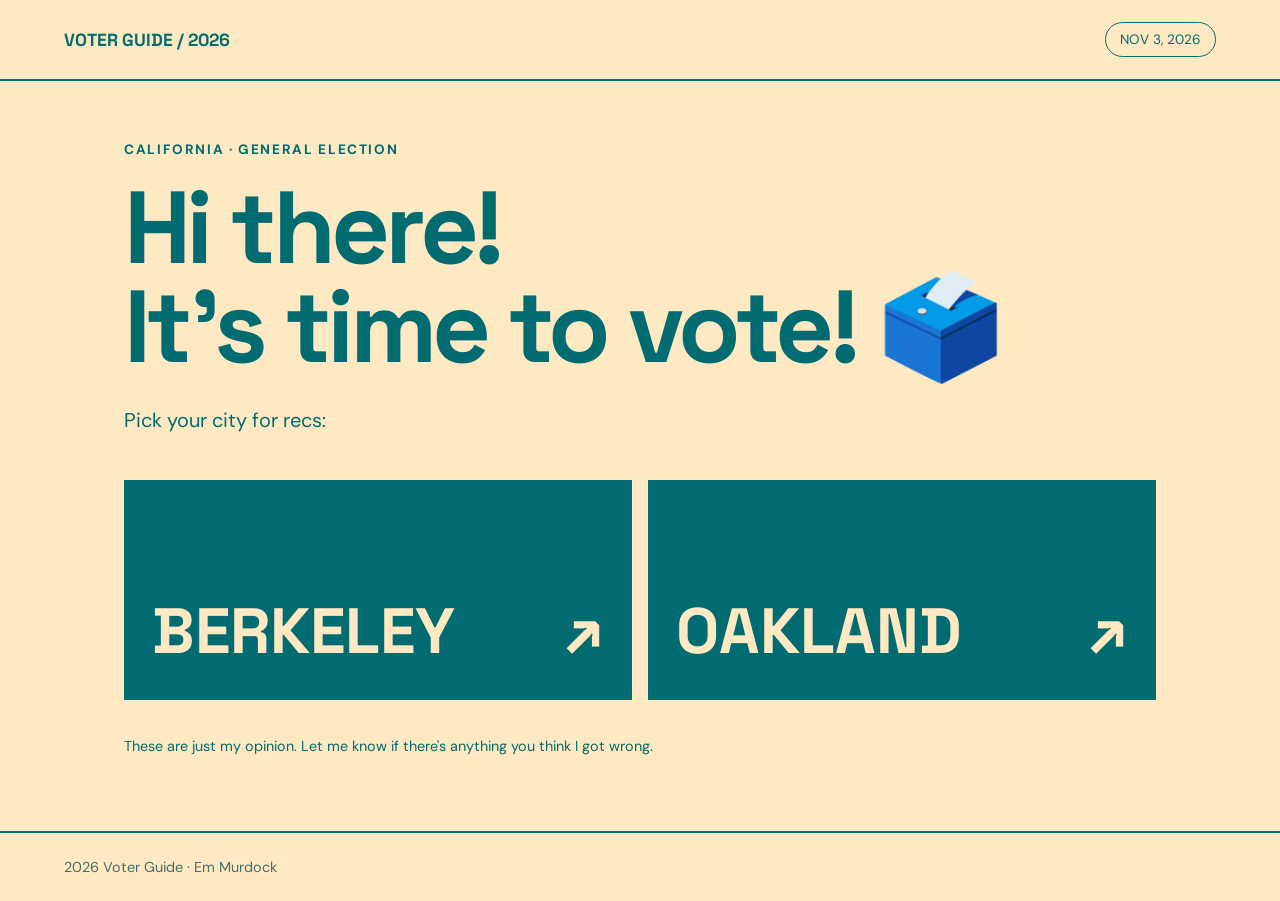
<file: index.html>
<!doctype html><html lang="en"><head><meta charset="utf-8"><meta name="viewport" content="width=device-width, initial-scale=1"><title>2026 Voter Guide | Choose Your City</title><link rel="stylesheet" href="style.css"></head><body><header><a class="brand" href="index.html">VOTER GUIDE / 2026</a><span class="pill">NOV 3, 2026</span></header><main class="wrap"><div class="eyebrow">California · General election</div><h1>Hi there!<br>It's time to vote! 🗳️</h1><p class="lead">Pick your city for recs:</p><div class="city-grid"><a class="city" href="guide.html?city=berkeley">BERKELEY <span>↗</span></a><a class="city" href="guide.html?city=oakland">OAKLAND <span>↗</span></a></div><p style="margin-top:35px;font-size:.9rem">These are just my opinion. Let me know if there's anything you think I got wrong.</p></main><footer>2026 Voter Guide · Em Murdock</footer></body></html>
</file>
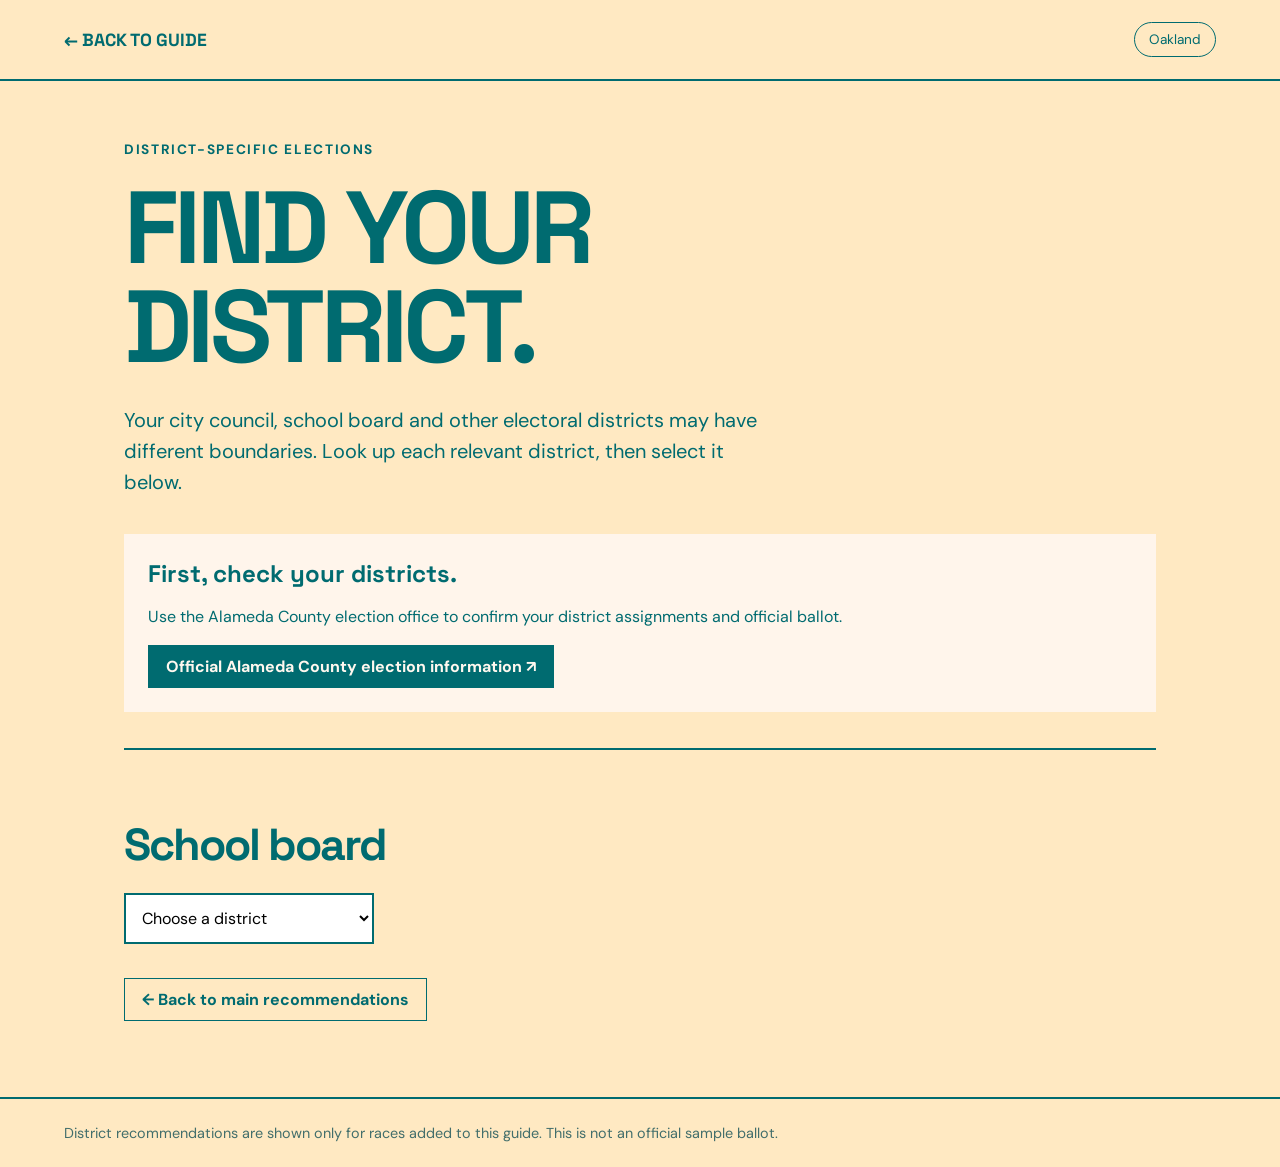
<file: districts.html>
<!doctype html><html lang="en"><head><meta charset="utf-8"><meta name="viewport" content="width=device-width, initial-scale=1"><title>District Elections | 2026 Voter Guide</title><link rel="stylesheet" href="style.css"></head><body data-page="districts"><header><a class="brand" data-guide-link href="guide.html">← BACK TO GUIDE</a><span class="pill" data-city-label>Oakland</span></header><main class="wrap"><div class="eyebrow">District-specific elections</div><h1>FIND YOUR<br>DISTRICT.</h1><p class="lead">Your city council, school board and other electoral districts may have different boundaries. Look up each relevant district, then select it below.</p><aside class="notice"><strong>First, check your districts.</strong><p>Use the Alameda County election office to confirm your district assignments and official ballot.</p><a class="button primary" href="https://acvote.alamedacountyca.gov/" target="_blank" rel="noopener noreferrer">Official Alameda County election information ↗</a></aside><div id="district-groups"></div><p><a class="button" data-guide-link href="guide.html">← Back to main recommendations</a></p></main><footer>District recommendations are shown only for races added to this guide. This is not an official sample ballot.</footer><script src="data.js"></script><script src="app.js"></script></body></html>
</file>
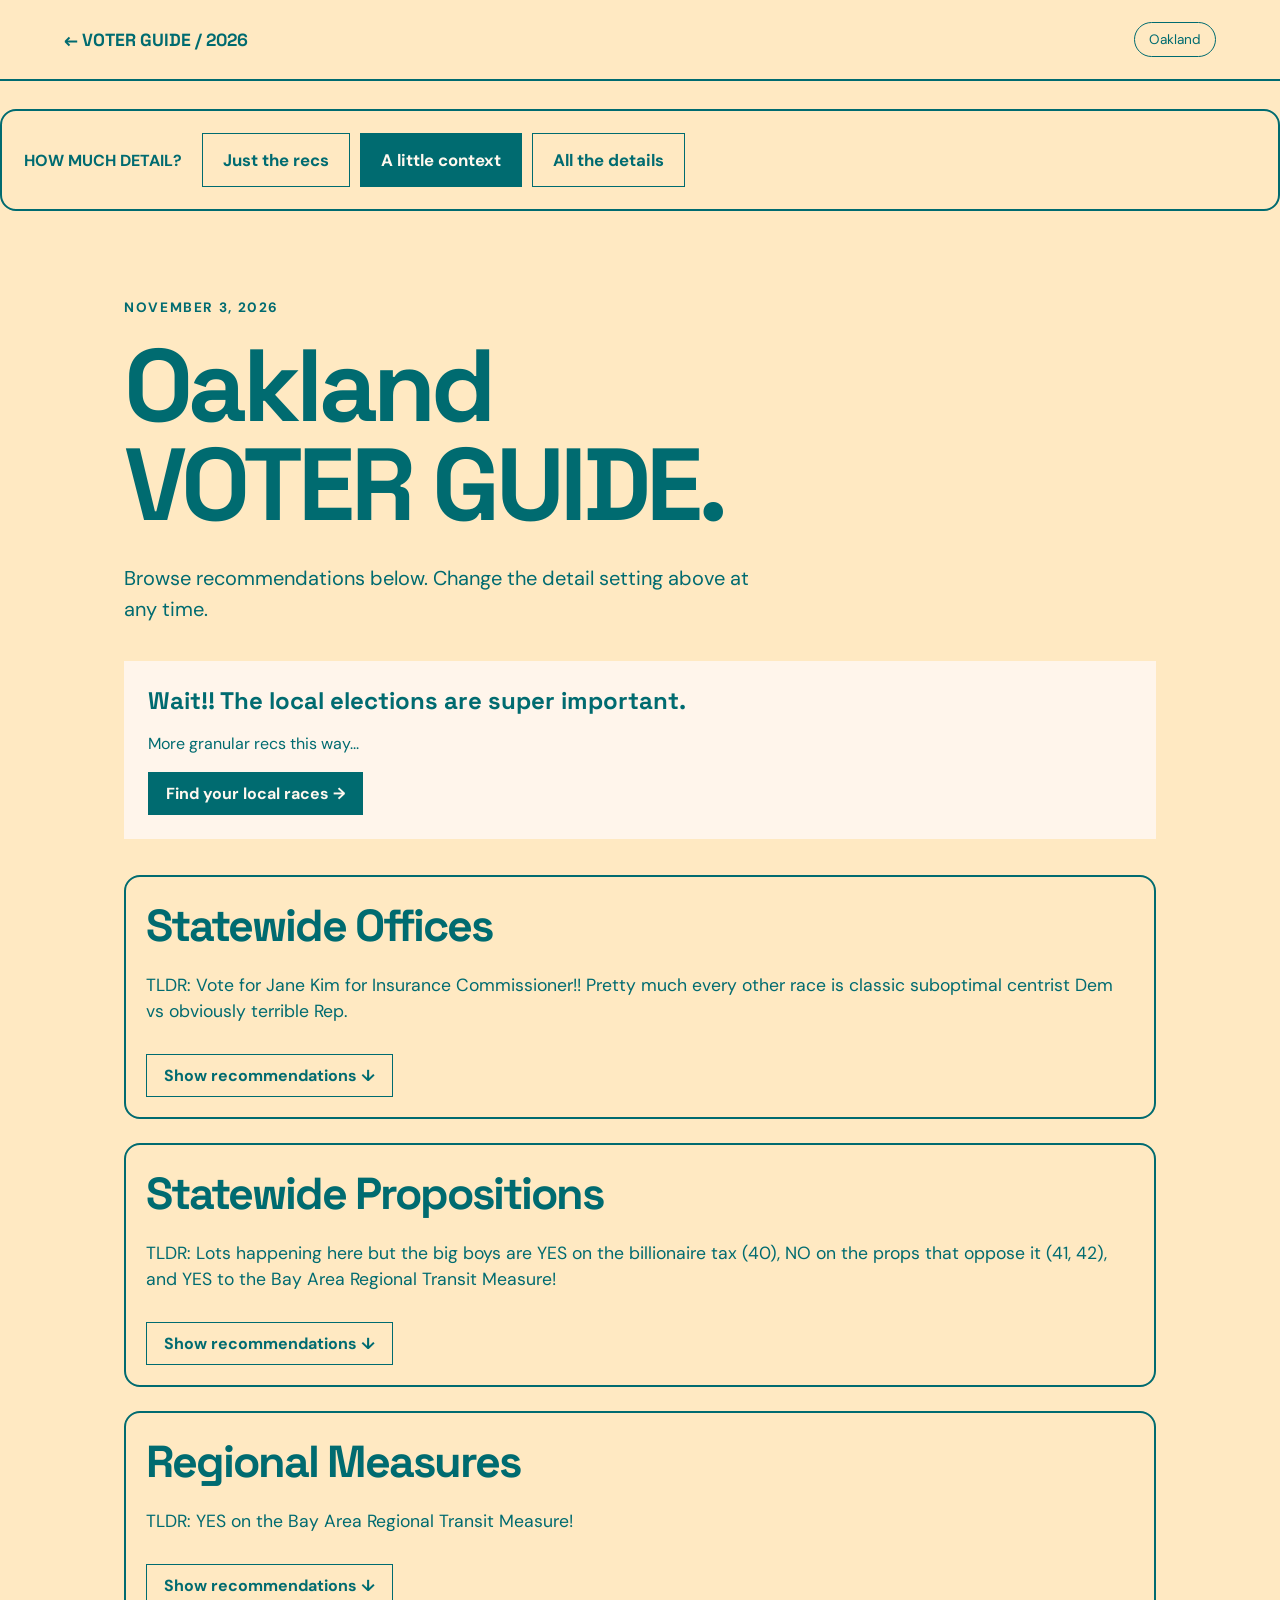
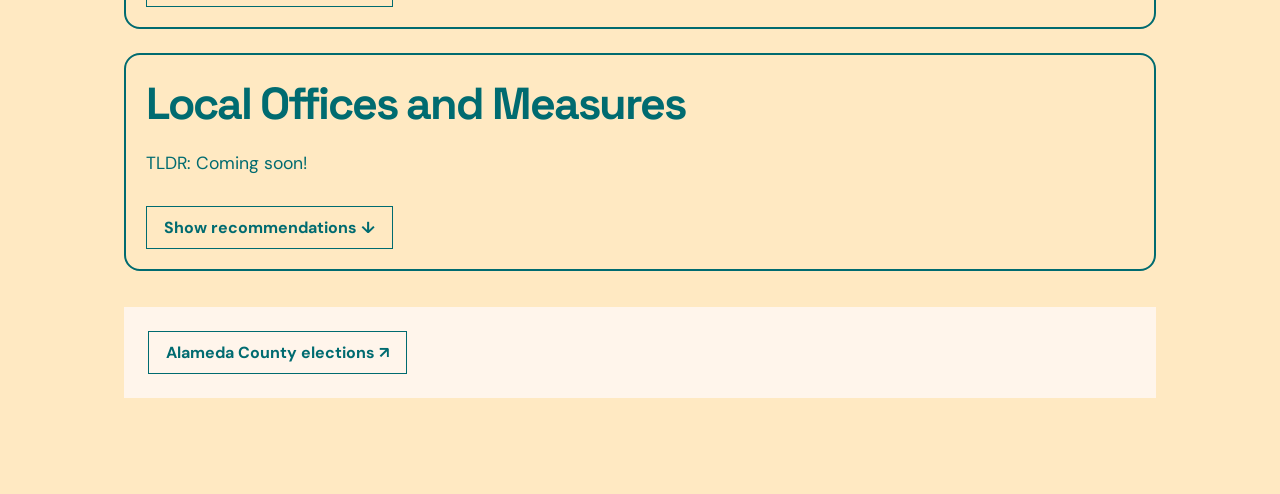
<file: guide.html>
<!doctype html><html lang="en"><head><meta charset="utf-8"><meta name="viewport" content="width=device-width, initial-scale=1"><title>2026 Voter Guide</title><link rel="stylesheet" href="style.css"></head><body data-page="guide"><header><a class="brand" href="index.html">← VOTER GUIDE / 2026</a><span class="pill" data-city-label>Oakland</span></header><div class="controls" role="group" aria-label="Level of detail"><span>HOW MUCH DETAIL?</span><button data-mode="quick" type="button">Just the recs</button>
<button data-mode="explained" type="button">A little context</button>
<button data-mode="detailed" type="button">All the details</button></div><main class="wrap mode-quick"><div class="eyebrow">November 3, 2026</div><h1><span data-city-label>Oakland</span><br>VOTER GUIDE.</h1><p class="lead">Browse recommendations below. Change the detail setting above at any time.</p><aside class="notice"><strong>Wait!! The local elections are super important.</strong>
<p>More granular recs this way...</p><a class="button primary" data-district-link href="districts.html">Find your local races →</a></aside><details class="race-section" aria-labelledby="statewide-heading">
  <summary>
    <h2 id="statewide-heading">Statewide Offices</h2>
    <p data-tldr="statewide"></p>
    <span class="button"><span class="expand-label">Show recommendations ↓</span><span class="collapse-label">Hide recommendations ↑</span></span>
  </summary>
  <div id="statewide"></div>
</details>
<details class="race-section" aria-labelledby="propositions-heading">
  <summary>
    <h2 id="propositions-heading">Statewide Propositions</h2>
    <p data-tldr="propositions"></p>
    <span class="button"><span class="expand-label">Show recommendations ↓</span><span class="collapse-label">Hide recommendations ↑</span></span>
  </summary>
  <div id="propositions"></div>
</details>
<details class="race-section" aria-labelledby="regional-heading">
  <summary>
    <h2 id="regional-heading">Regional Measures</h2>
    <p data-tldr="regional"></p>
    <span class="button"><span class="expand-label">Show recommendations ↓</span><span class="collapse-label">Hide recommendations ↑</span></span>
  </summary>
  <div id="regional"></div>
</details>
<details class="race-section" aria-labelledby="local-heading">
  <summary>
    <h2 id="local-heading">Local Offices and Measures</h2>
    <p data-tldr="local"></p>
    <span class="button"><span class="expand-label">Show recommendations ↓</span><span class="collapse-label">Hide recommendations ↑</span></span>
  </summary>
  <div id="local"></div>
</details><aside class="notice"><a class="button" href="https://acvote.alamedacountyca.gov/" target="_blank" rel="noopener noreferrer">Alameda County elections ↗</a></aside></main><script src="data.js"></script><script src="app.js"></script></body></html>
</file>
<file: style.css>
@import url('https://fonts.googleapis.com/css2?family=DM+Sans:wght@400;500;600;700&family=Space+Grotesk:wght@500;600;700&display=swap');
:root {
  --ink: #006B70;
  --paper: #FFE9C2;
  --ink: #006B70;
  --line: #76A9A0;
  --muted: #426E6B;
}*{box-sizing:border-box}body{margin:0;background:var(--paper);color:var(--ink);font-family:'DM Sans',Arial,sans-serif}a{color:inherit}header{padding:22px max(5vw,20px);border-bottom:2px solid var(--ink);display:flex;justify-content:space-between;gap:12px;align-items:center}header a{text-decoration:none;font-weight:700}.brand{font-family:'Space Grotesk',sans-serif;font-size:1.1rem}.pill{border:1px solid var(--ink);border-radius:50px;padding:8px 14px;font-size:.85rem}.wrap{max-width:1080px;margin:auto;padding:60px 24px}h1,h2,h3{font-family:'Space Grotesk',sans-serif;letter-spacing:-.045em}h1{font-size:clamp(3rem,8vw,6.5rem);line-height:.97;margin:20px 0 28px}h2{font-size:clamp(1.7rem,4vw,2.8rem);margin:48px 0 20px}p{line-height:1.55}.eyebrow{font-size:.85rem;letter-spacing:.12em;text-transform:uppercase;font-weight:700}.lead{max-width:650px;font-size:1.25rem}.city-grid{display:grid;grid-template-columns:1fr 1fr;gap:16px;margin-top:44px}.city{min-height:220px;background:var(--ink);color:var(--paper);padding:28px;display:flex;align-items:flex-end;justify-content:space-between;font:700 clamp(2rem,5vw,4rem) 'Space Grotesk',sans-serif;text-decoration:none;transition:background .15s}.city:hover{background:var(--accent);color:var(--ink)}.controls{position:sticky;top:0;z-index:2;background:var(--paper);border-bottom:2px solid var(--ink);padding:14px max(5vw,20px);display:flex;align-items:center;gap:10px;flex-wrap:wrap}.controls span{font-weight:700;margin-right:10px}.controls button,.button{border:1.5px solid var(--ink);padding:10px 17px;background:transparent;color:var(--ink);font:700 1rem 'DM Sans',sans-serif;cursor:pointer;text-decoration:none;display:inline-block}.controls button.active,.button.primary{background:var(--ink);color:#FFF8EF}.notice{background:#FFF5EB;border-left:7px solid var(--accent);padding:24px;margin:36px 0}.notice strong{font-family:'Space Grotesk',sans-serif;font-size:1.5rem}.card{display:grid;grid-template-columns:minmax(0,1fr) auto;gap:12px 24px;padding:24px 0;border-top:1px solid var(--line)}.card h3{font-size:1.45rem;margin:0 0 8px}.card .badge{font-weight:800;background:#d5e8d8;padding:10px 14px;align-self:start;max-width:280px;text-align:center}.card .badge.pending{background:#eadfce}.card p{margin:8px 0;max-width:720px}.card .explanation,.card .detail{grid-column:1/-1}.mode-quick .explanation,.mode-quick .detail,.mode-explained .detail{display:none}.sources{font-size:.85rem}.district-section{border-top:2px solid var(--ink);padding:18px 0}select{padding:12px;font:inherit;border:2px solid var(--ink);background:white;max-width:100%;min-width:250px}footer{border-top:2px solid var(--ink);padding:25px max(5vw,20px);font-size:.9rem;color:var(--muted)}@media(max-width:620px){.city-grid{grid-template-columns:1fr}.city{min-height:150px}.wrap{padding:42px 20px}.card{grid-template-columns:1fr}.card .badge{justify-self:start}.controls button{padding:8px 11px}}
/* Bigger detail selector */
.controls {
  padding: 22px;
  margin: 28px 0;
  border: 2px solid var(--ink);
  border-radius: 16px;
}

.controls button {
  font-size: 1.05rem;
  font-weight: 700;
  padding: 15px 20px;
  min-height: 54px;
}

.controls button.active {
  background: var(--ink);
  color: #FFF8EF;
}
/* Collapsible recommendation sections */

.race-section {
  border: 2px solid var(--ink);
  border-radius: 16px;
  padding: 20px;
  margin: 24px 0;
}

.race-section summary {
  cursor: pointer;
  list-style: none;
}

.race-section summary::-webkit-details-marker {
  display: none;
}

.race-section h2 {
  margin: 0 0 12px;
}

.race-section summary p {
  font-size: 1.1rem;
  line-height: 1.5;
}

.race-section summary {
  margin: 0;
}

.race-section summary:focus-visible {
  outline: 3px solid var(--ink);
  outline-offset: 4px;
}

.collapse-label,
.race-section[open] .expand-label {
  display: none;
}

.race-section[open] .collapse-label {
  display: inline;
}

.race-section summary .button {
  margin-top: 12px;
}

.race-section[open] summary {
  margin-bottom: 20px;
}

.proposition-number {
  font-weight: 700;
  margin-bottom: 8px;
}
</file>
